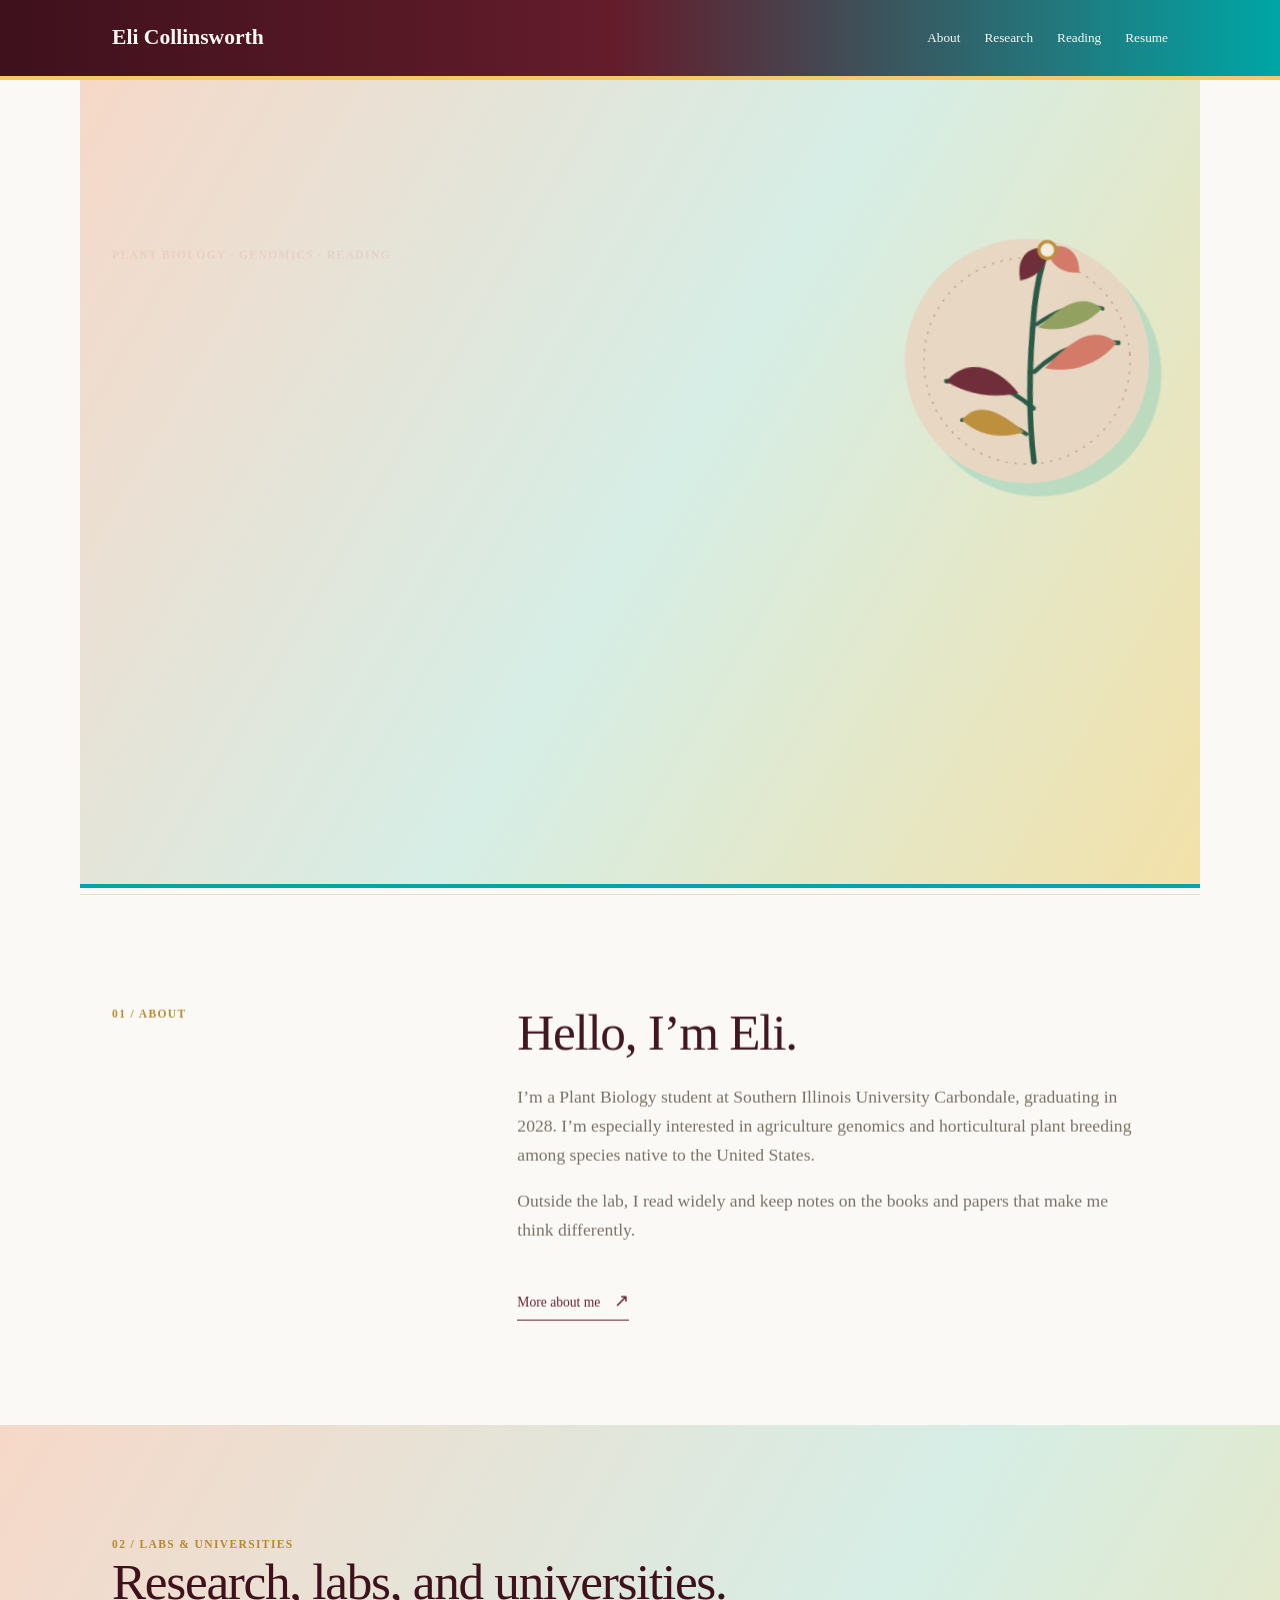
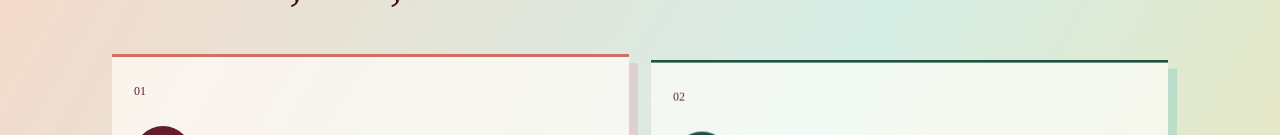
<file: index.html>
<!DOCTYPE html>
<html lang="en">
<head>
    <meta charset="UTF-8">
    <meta http-equiv="refresh" content="0; url=home/">
    <link rel="canonical" href="home/">
    <title>Home | Eli Collinsworth</title>
</head>
<body>
    <p><a href="home/">Enter Eli Collinsworth's website</a></p>
</body>
</html>
</file>
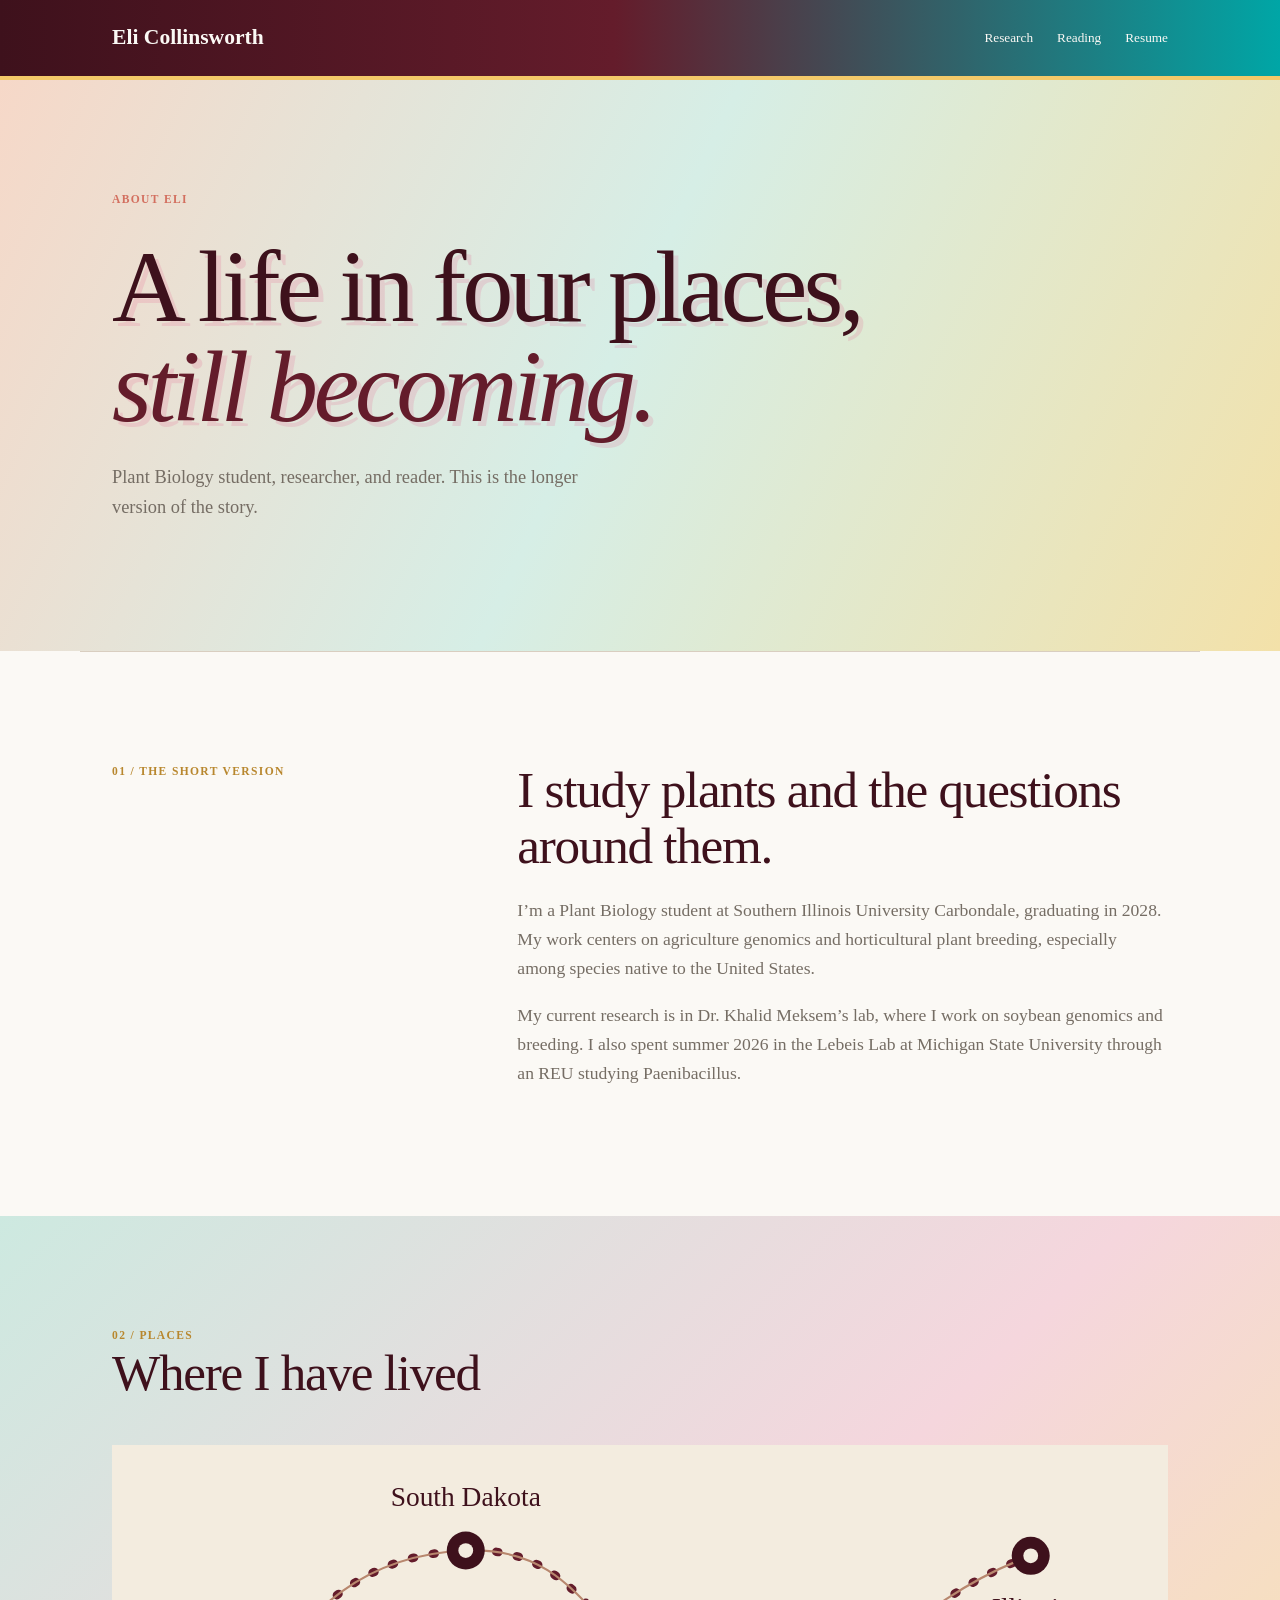
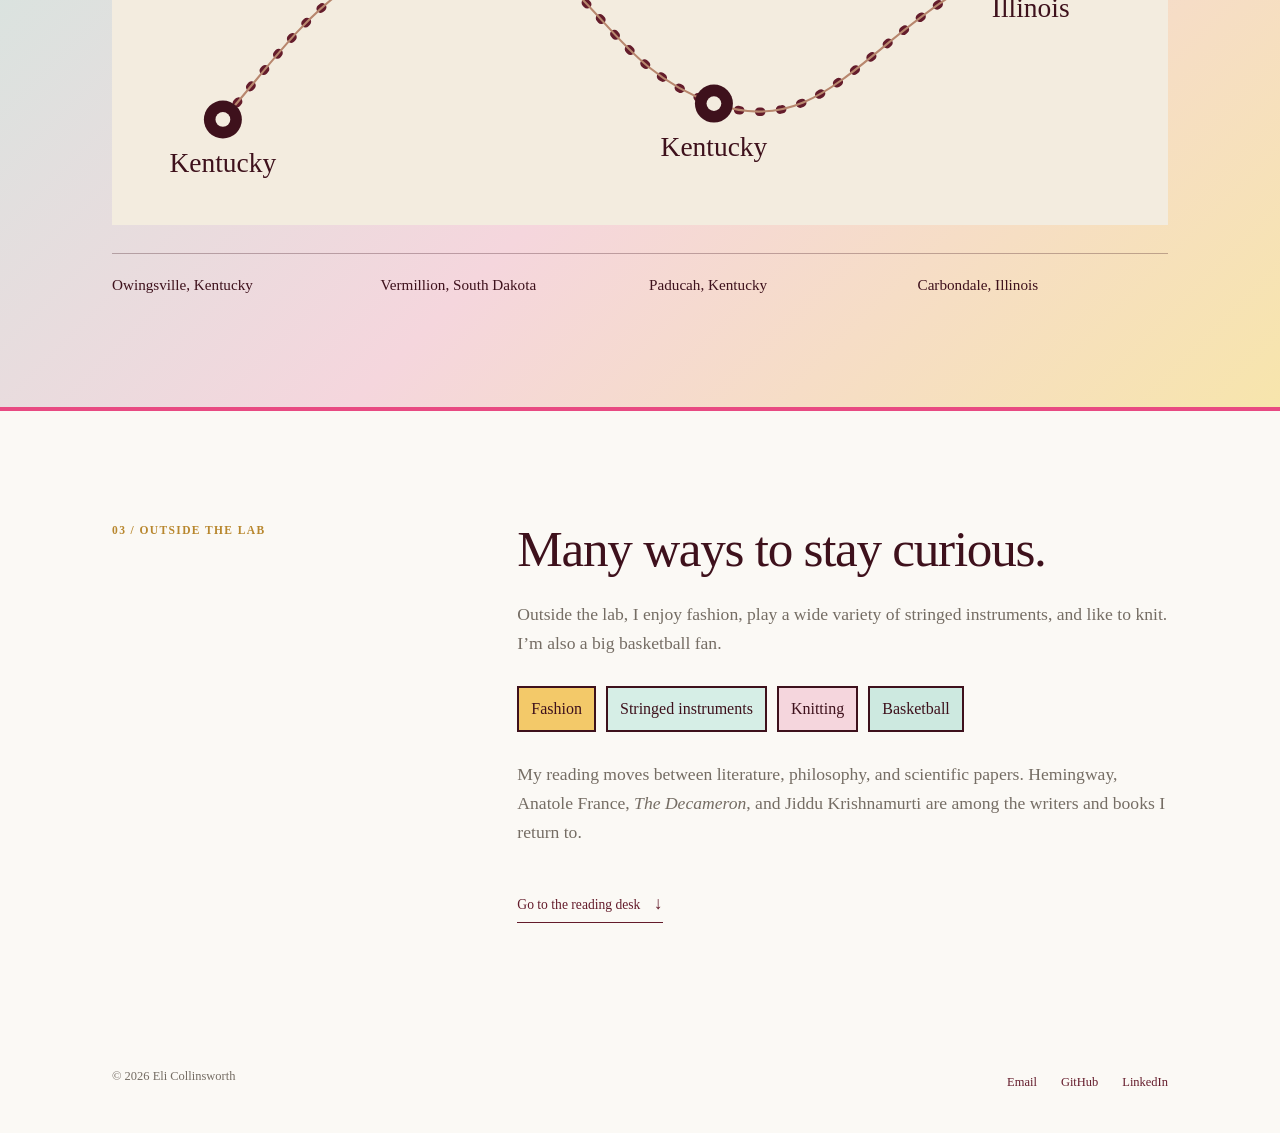
<file: about/index.html>
<!DOCTYPE html>
<html lang="en">
<head>
    <meta charset="UTF-8">
    <meta name="viewport" content="width=device-width, initial-scale=1.0">
    <meta name="description" content="About Eli Collinsworth: a Plant Biology student, researcher, and reader.">
    <title>About Eli Collinsworth</title>
    <link rel="stylesheet" href="../style.css?v=bio-page">
</head>
<body class="bio-page">
    <header class="site-header">
        <nav class="nav container" aria-label="Main navigation">
            <a class="wordmark" href="../home/">Eli Collinsworth</a>
            <div class="nav-links">
                <a href="../home/#research">Research</a>
                <a href="../home/#reading">Reading</a>
                <a href="../resume.pdf">Resume</a>
            </div>
        </nav>
    </header>

    <main>
        <section class="bio-hero section">
            <div class="container bio-hero-content">
                <p class="kicker">About Eli</p>
                <h1>A life in four places,<br><em>still becoming.</em></h1>
                <p class="hero-copy">Plant Biology student, researcher, and reader. This is the longer version of the story.</p>
            </div>
        </section>

        <section class="section container bio-grid">
            <p class="section-label">01 / The short version</p>
            <div>
                <h2>I study plants and the questions around them.</h2>
                <p>I’m a Plant Biology student at Southern Illinois University Carbondale, graduating in 2028. My work centers on agriculture genomics and horticultural plant breeding, especially among species native to the United States.</p>
                <p>My current research is in Dr. Khalid Meksem’s lab, where I work on soybean genomics and breeding. I also spent summer 2026 in the Lebeis Lab at Michigan State University through an REU studying Paenibacillus.</p>
            </div>
        </section>

        <section class="section journey-section bio-journey">
            <div class="container">
                <p class="section-label">02 / Places</p>
                <h2>Where I have lived</h2>
                <img class="journey-map" src="../journey.svg" alt="A route connecting Kentucky, South Dakota, Kentucky, and Illinois">
                <div class="place-list">
                    <span>Owingsville, Kentucky</span>
                    <span>Vermillion, South Dakota</span>
                    <span>Paducah, Kentucky</span>
                    <span>Carbondale, Illinois</span>
                </div>
            </div>
        </section>

        <section class="section container bio-grid bio-closing">
            <p class="section-label">03 / Outside the lab</p>
            <div>
                <h2>Many ways to stay curious.</h2>
                <p>Outside the lab, I enjoy fashion, play a wide variety of stringed instruments, and like to knit. I’m also a big basketball fan.</p>
                <div class="interest-list">
                    <span>Fashion</span>
                    <span>Stringed instruments</span>
                    <span>Knitting</span>
                    <span>Basketball</span>
                </div>
                <p>My reading moves between literature, philosophy, and scientific papers. Hemingway, Anatole France, <em>The Decameron</em>, and Jiddu Krishnamurti are among the writers and books I return to.</p>
                <a class="text-link" href="../home/#reading">Go to the reading desk <span aria-hidden="true">↓</span></a>
            </div>
        </section>
    </main>

    <footer class="footer container">
        <p>© 2026 Eli Collinsworth</p>
        <div class="footer-links">
            <a href="mailto:elimcollinsworth@gmail.com">Email</a>
            <a href="https://github.com/yeezet">GitHub</a>
            <a href="https://www.linkedin.com/in/eli-collinsworth-a28493210/">LinkedIn</a>
        </div>
    </footer>
    <script src="../scroll-animations.js?v=scroll-1"></script>
</body>
</html>
</file>
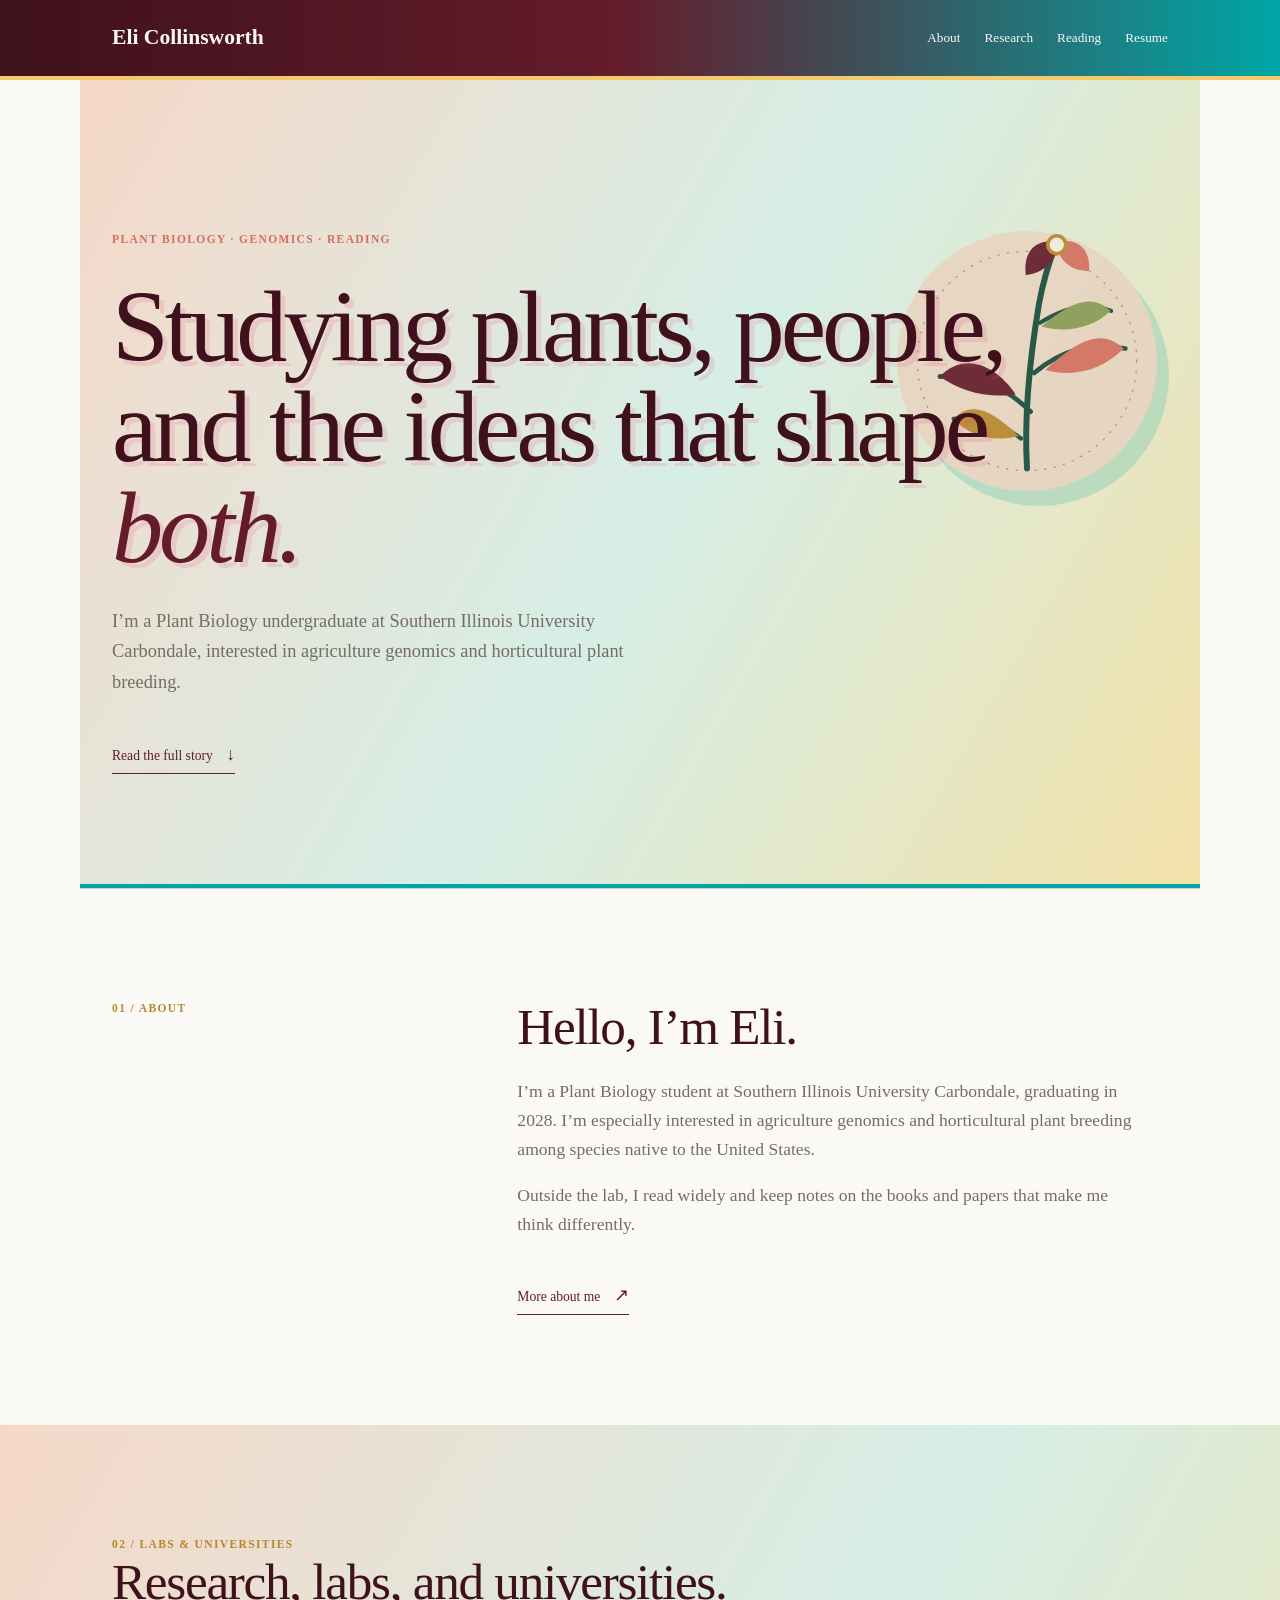
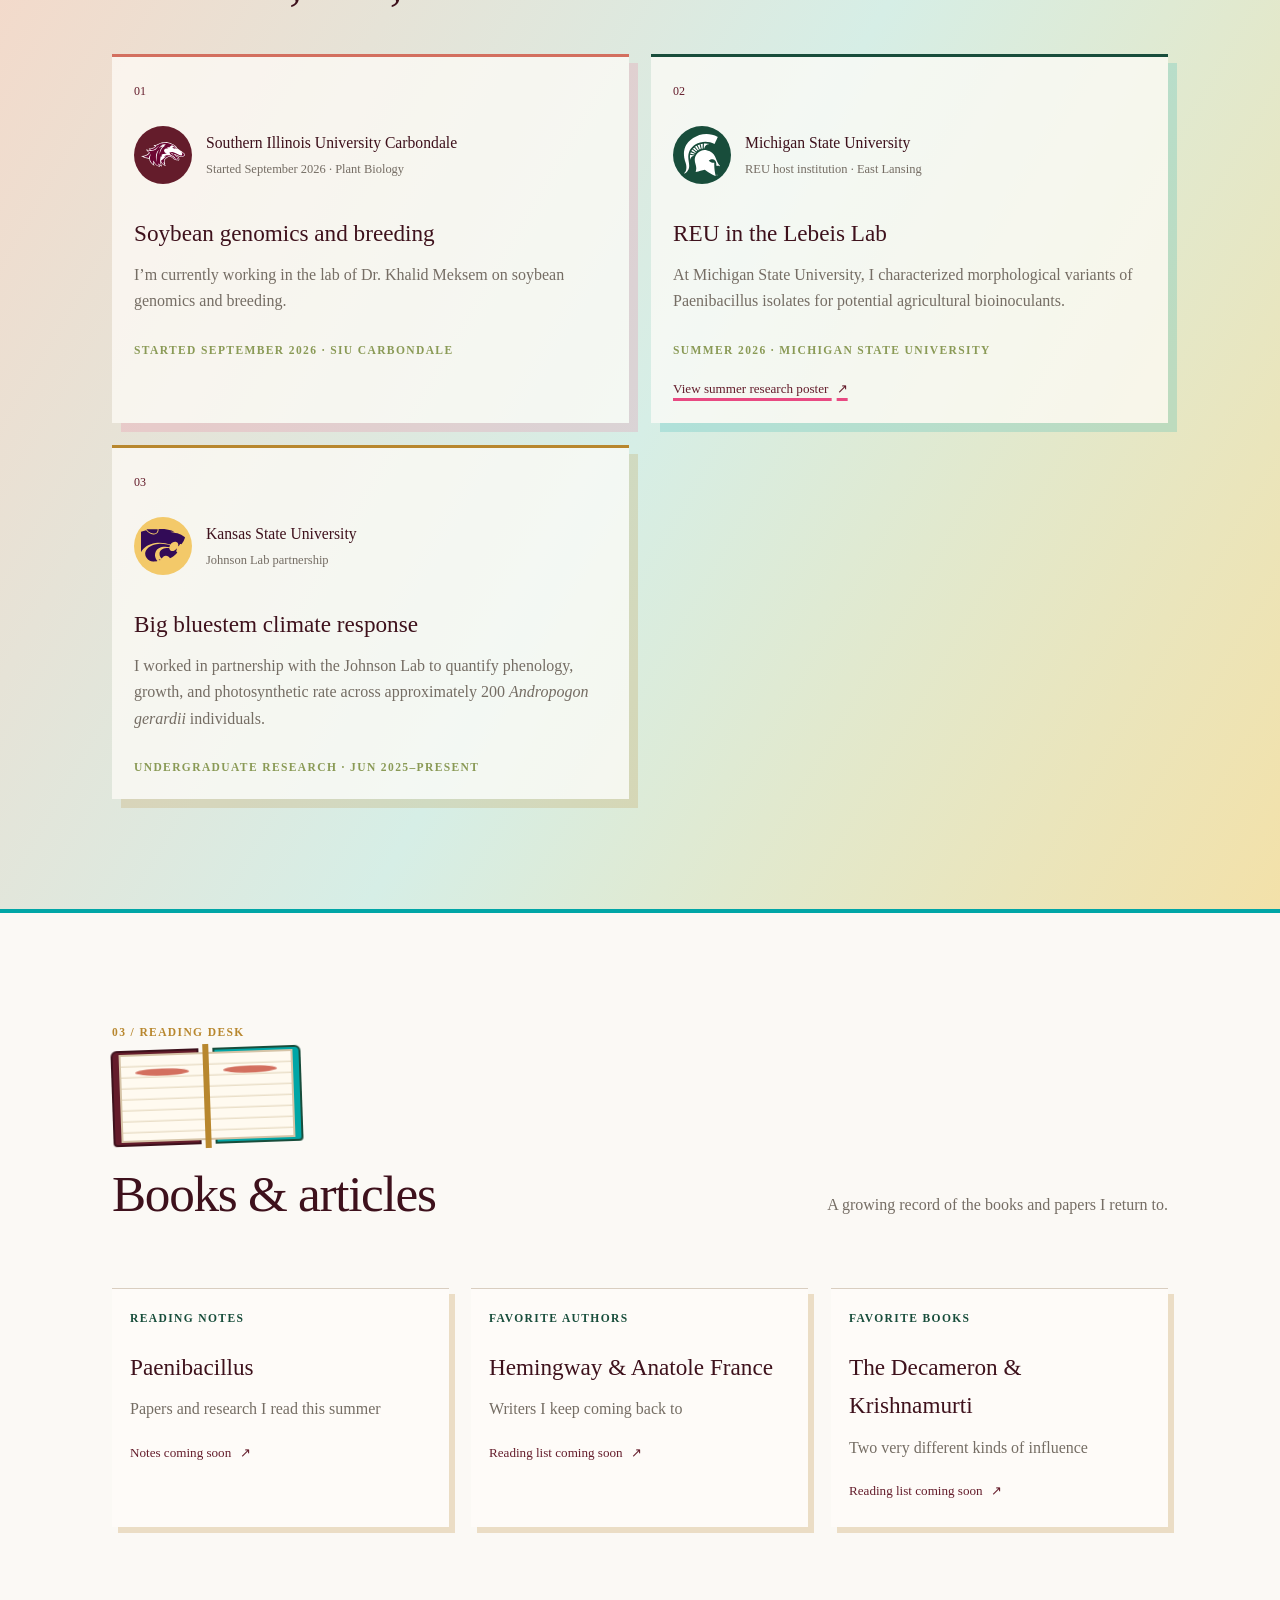
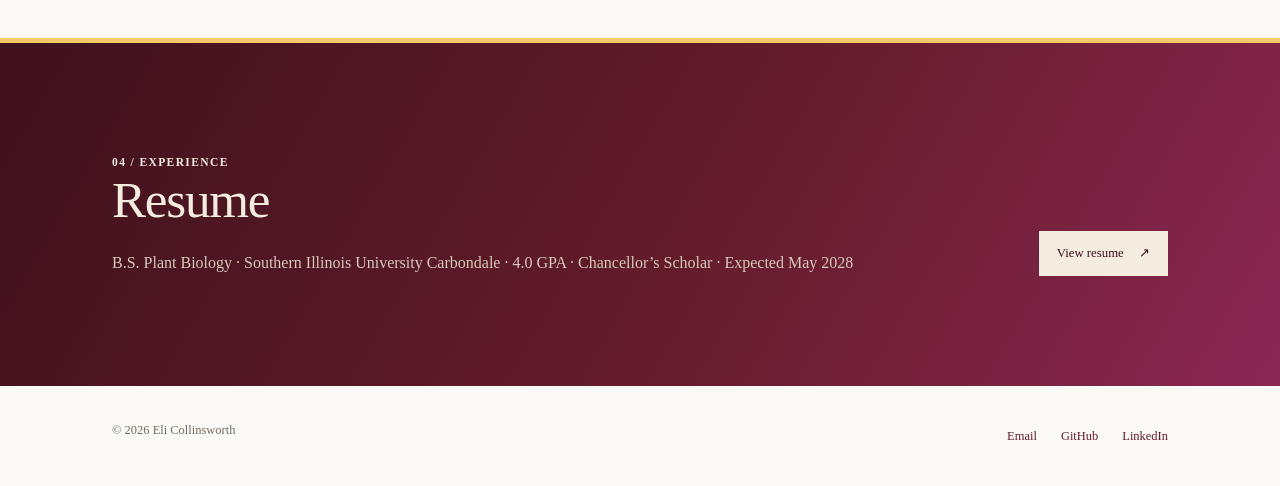
<file: home/index.html>
<!DOCTYPE html>
<html lang="en">
<head>
    <meta charset="UTF-8">
    <meta name="viewport" content="width=device-width, initial-scale=1.0">
    <meta name="description" content="The personal website of Eli Collinsworth, an undergraduate student and researcher.">
    <title>Home | Eli Collinsworth</title>
    <link rel="stylesheet" href="../style.css?v=book-open-8">
</head>
<body>
    <header class="site-header">
        <nav class="nav container" aria-label="Main navigation">
            <a class="wordmark" href="#top">Eli Collinsworth</a>
            <div class="nav-links">
                <a href="../about/">About</a>
                <a href="#research">Research</a>
                <a href="#reading">Reading</a>
                <a href="#resume">Resume</a>
            </div>
        </nav>
    </header>

    <main id="top">
        <section class="hero container">
            <p class="kicker">Plant Biology · Genomics · Reading</p>
            <h1>Studying plants, people, and the ideas that shape <em>both.</em></h1>
            <p class="hero-copy">I’m a Plant Biology undergraduate at Southern Illinois University Carbondale, interested in agriculture genomics and horticultural plant breeding.</p>
            <a class="text-link" href="../about/">Read the full story <span aria-hidden="true">↓</span></a>
            <img class="hero-botanical" src="../botanical.svg" alt="Abstract botanical illustration">
        </section>

        <section id="about" class="section container split-section">
            <p class="section-label">01 / About</p>
            <div>
                <h2>Hello, I’m Eli.</h2>
                <p>I’m a Plant Biology student at Southern Illinois University Carbondale, graduating in 2028. I’m especially interested in agriculture genomics and horticultural plant breeding among species native to the United States.</p>
                <p>Outside the lab, I read widely and keep notes on the books and papers that make me think differently.</p>
                <a class="text-link" href="../about/">More about me <span aria-hidden="true">↗</span></a>
            </div>
        </section>

        <section id="research" class="section section-tinted">
            <div class="container">
                <p class="section-label">02 / Labs & universities</p>
                <h2>Research, labs, and universities.</h2>
                <div class="project-grid">
                    <article class="project">
                        <span class="project-number">01</span>
                        <div class="project-affiliation">
                            <span class="project-mark saluki-mark"><img src="../saluki-dawg.svg" alt="Southern Illinois University Saluki logo"></span>
                            <span><strong>Southern Illinois University Carbondale</strong><small>Started September 2026 · Plant Biology</small></span>
                        </div>
                        <h3>Soybean genomics and breeding</h3>
                        <p>I’m currently working in the lab of Dr. Khalid Meksem on soybean genomics and breeding.</p>
                        <span class="project-meta">Started September 2026 · SIU Carbondale</span>
                    </article>
                    <article class="project">
                        <span class="project-number">02</span>
                        <div class="project-affiliation">
                            <span class="project-mark spartan-mark"><img src="../spartan-helmet.svg" alt="Michigan State University Spartan helmet logo"></span>
                            <span><strong>Michigan State University</strong><small>REU host institution · East Lansing</small></span>
                        </div>
                        <h3>REU in the Lebeis Lab</h3>
                        <p>At Michigan State University, I characterized morphological variants of Paenibacillus isolates for potential agricultural bioinoculants.</p>
                        <span class="project-meta">Summer 2026 · Michigan State University</span>
                        <a class="project-link" href="../poster.pdf">View summer research poster <span aria-hidden="true">↗</span></a>
                    </article>
                    <article class="project">
                        <span class="project-number">03</span>
                        <div class="project-affiliation">
                            <span class="project-mark prairie-mark"><img src="../kansas-state.svg" alt="Kansas State University Wildcat logo"></span>
                            <span><strong>Kansas State University</strong><small>Johnson Lab partnership</small></span>
                        </div>
                        <h3>Big bluestem climate response</h3>
                        <p>I worked in partnership with the Johnson Lab to quantify phenology, growth, and photosynthetic rate across approximately 200 <em>Andropogon gerardii</em> individuals.</p>
                        <span class="project-meta">Undergraduate research · Jun 2025–Present</span>
                    </article>
                </div>
            </div>
        </section>

        <section id="reading" class="section container">
            <p class="section-label">03 / Reading desk</p>
            <div class="reading-heading">
                <div>
                    <div class="book-opening" aria-hidden="true">
                        <span class="book-cover book-cover-left"></span>
                        <span class="book-page book-page-left"></span>
                        <span class="book-spine"></span>
                        <span class="book-page book-page-right"></span>
                        <span class="book-cover book-cover-right"></span>
                    </div>
                    <h2>Books & articles</h2>
                </div>
                <p>A growing record of the books and papers I return to.</p>
            </div>
            <div class="reading-list">
                <article class="reading-item">
                    <p class="reading-type">Reading notes</p>
                    <h3>Paenibacillus</h3>
                    <p>Papers and research I read this summer</p>
                    <a href="#">Notes coming soon <span aria-hidden="true">↗</span></a>
                </article>
                <article class="reading-item">
                    <p class="reading-type">Favorite authors</p>
                    <h3>Hemingway & Anatole France</h3>
                    <p>Writers I keep coming back to</p>
                    <a href="#">Reading list coming soon <span aria-hidden="true">↗</span></a>
                </article>
                <article class="reading-item">
                    <p class="reading-type">Favorite books</p>
                    <h3>The Decameron & Krishnamurti</h3>
                    <p>Two very different kinds of influence</p>
                    <a href="#">Reading list coming soon <span aria-hidden="true">↗</span></a>
                </article>
            </div>
        </section>

        <section id="resume" class="section resume-section">
            <div class="container resume-content">
                <div>
                    <p class="section-label">04 / Experience</p>
                    <h2>Resume</h2>
                    <p>B.S. Plant Biology · Southern Illinois University Carbondale · 4.0 GPA · Chancellor’s Scholar · Expected May 2028</p>
                </div>
                <a class="button" href="../resume.pdf">View resume <span aria-hidden="true">↗</span></a>
            </div>
        </section>
    </main>

    <footer class="footer container">
        <p>© 2026 Eli Collinsworth</p>
        <div class="footer-links">
            <a href="mailto:elimcollinsworth@gmail.com">Email</a>
            <a href="https://github.com/yeezet">GitHub</a>
            <a href="https://www.linkedin.com/in/eli-collinsworth-a28493210/">LinkedIn</a>
        </div>
    </footer>
    <script src="../scroll-animations.js?v=scroll-1"></script>
</body>
</html>
</file>
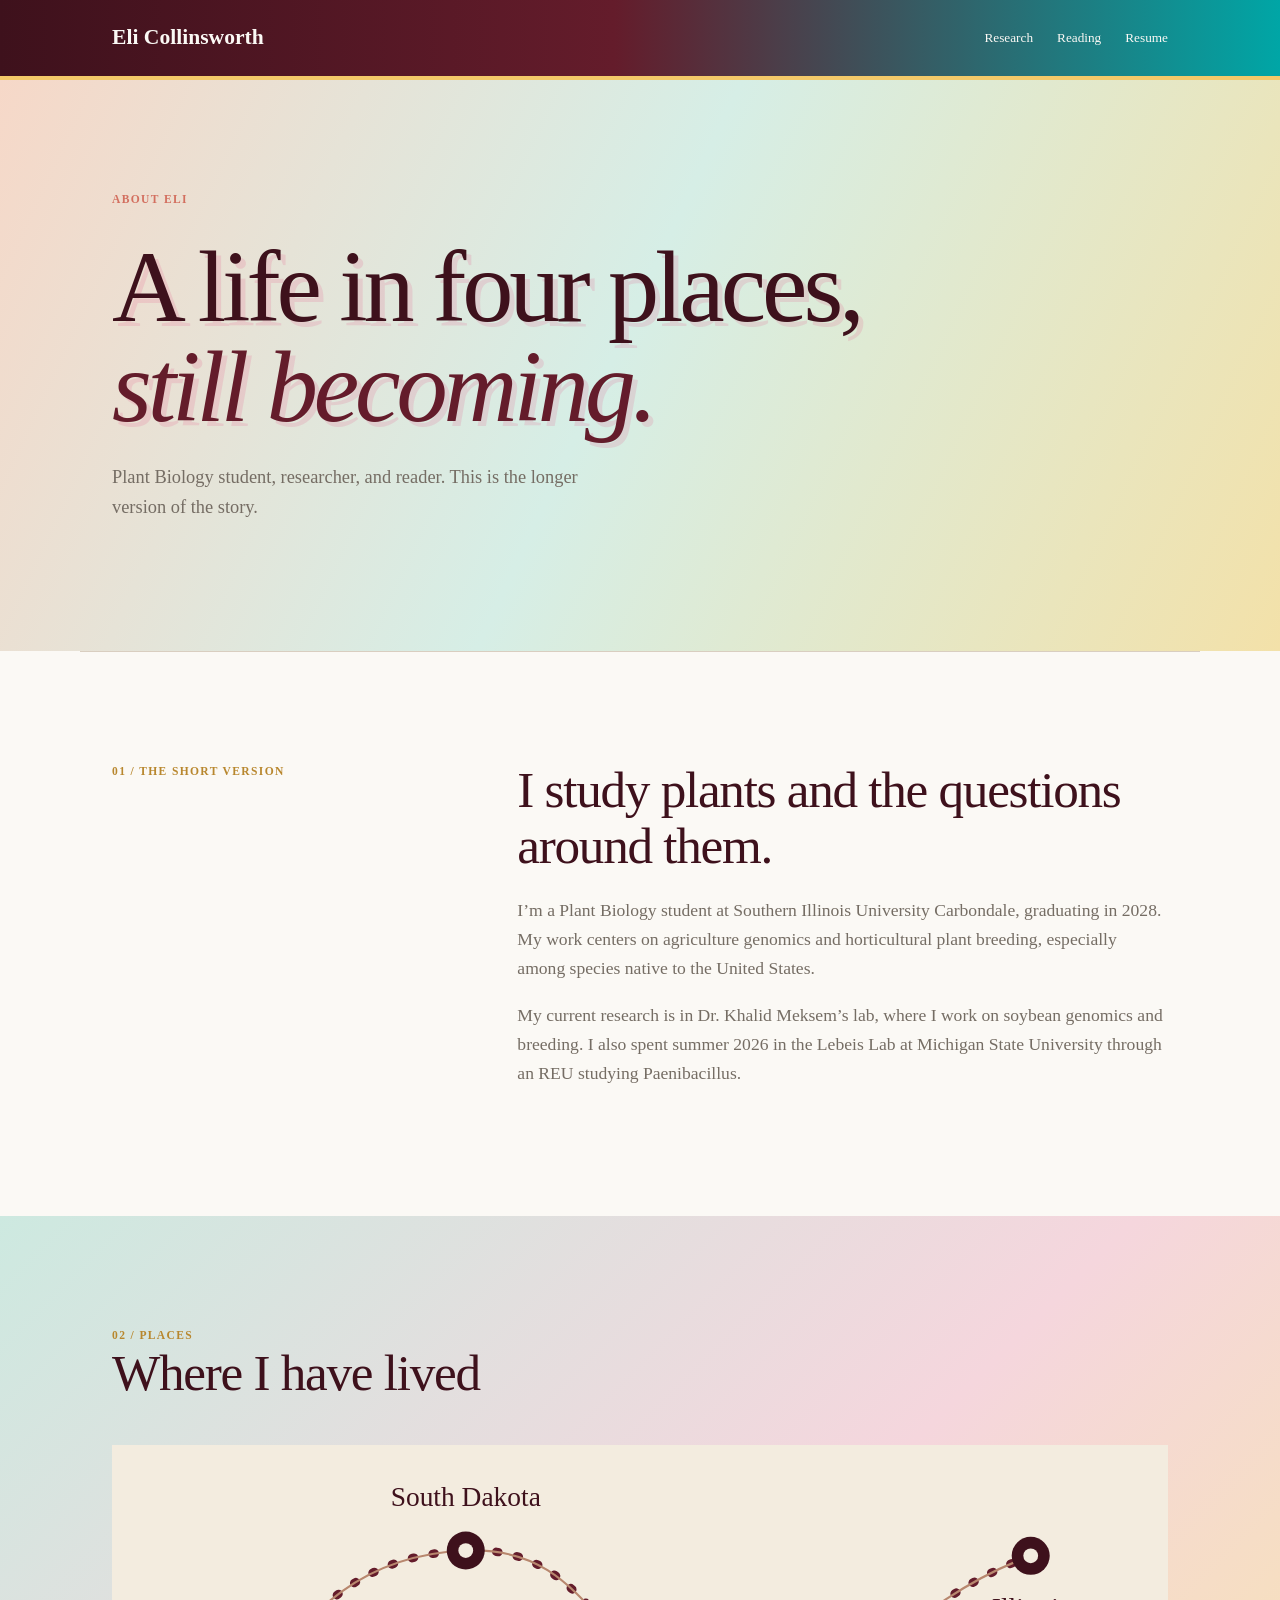
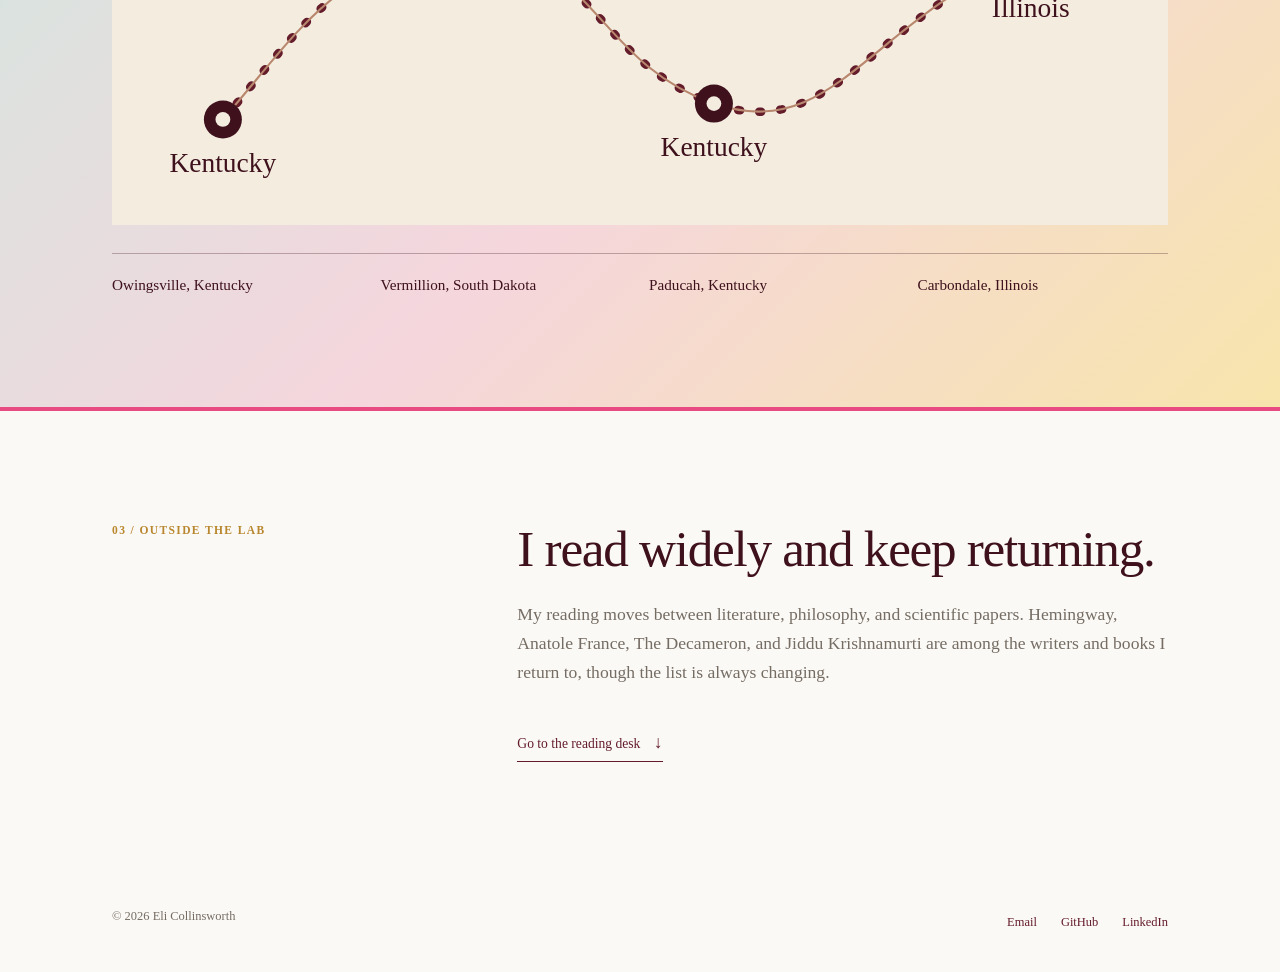
<file: about.html>
<!DOCTYPE html>
<html lang="en">
<head>
    <meta charset="UTF-8">
    <meta name="viewport" content="width=device-width, initial-scale=1.0">
    <meta name="description" content="About Eli Collinsworth: a Plant Biology student, researcher, and reader.">
    <title>About Eli Collinsworth</title>
    <link rel="stylesheet" href="style.css?v=bio-page">
</head>
<body class="bio-page">
    <header class="site-header">
        <nav class="nav container" aria-label="Main navigation">
            <a class="wordmark" href="index.html">Eli Collinsworth</a>
            <div class="nav-links">
                <a href="index.html#research">Research</a>
                <a href="index.html#reading">Reading</a>
                <a href="resume.pdf">Resume</a>
            </div>
        </nav>
    </header>

    <main>
        <section class="bio-hero section">
            <div class="container bio-hero-content">
                <p class="kicker">About Eli</p>
                <h1>A life in four places,<br><em>still becoming.</em></h1>
                <p class="hero-copy">Plant Biology student, researcher, and reader. This is the longer version of the story.</p>
            </div>
        </section>

        <section class="section container bio-grid">
            <p class="section-label">01 / The short version</p>
            <div>
                <h2>I study plants and the questions around them.</h2>
                <p>I’m a Plant Biology student at Southern Illinois University Carbondale, graduating in 2028. My work centers on agriculture genomics and horticultural plant breeding, especially among species native to the United States.</p>
                <p>My current research is in Dr. Khalid Meksem’s lab, where I work on soybean genomics and breeding. I also spent summer 2026 in the Lebeis Lab at Michigan State University through an REU studying Paenibacillus.</p>
            </div>
        </section>

        <section class="section journey-section bio-journey">
            <div class="container">
                <p class="section-label">02 / Places</p>
                <h2>Where I have lived</h2>
                <img class="journey-map" src="journey.svg" alt="A route connecting Kentucky, South Dakota, Kentucky, and Illinois">
                <div class="place-list">
                    <span>Owingsville, Kentucky</span>
                    <span>Vermillion, South Dakota</span>
                    <span>Paducah, Kentucky</span>
                    <span>Carbondale, Illinois</span>
                </div>
            </div>
        </section>

        <section class="section container bio-grid bio-closing">
            <p class="section-label">03 / Outside the lab</p>
            <div>
                <h2>I read widely and keep returning.</h2>
                <p>My reading moves between literature, philosophy, and scientific papers. Hemingway, Anatole France, The Decameron, and Jiddu Krishnamurti are among the writers and books I return to, though the list is always changing.</p>
                <a class="text-link" href="index.html#reading">Go to the reading desk <span aria-hidden="true">↓</span></a>
            </div>
        </section>
    </main>

    <footer class="footer container">
        <p>© 2026 Eli Collinsworth</p>
        <div class="footer-links">
            <a href="mailto:elimcollinsworth@gmail.com">Email</a>
            <a href="https://github.com/yeezet">GitHub</a>
            <a href="https://www.linkedin.com/in/eli-collinsworth-a28493210/">LinkedIn</a>
        </div>
    </footer>
    <script src="scroll-animations.js?v=scroll-1"></script>
</body>
</html>
</file>
<file: style.css>
:root {
    --maroon: #641c2b;
    --deep-maroon: #3e111c;
    --beige: #f3ecdf;
    --paper: #fbf9f5;
    --ink: #292421;
    --muted: #756d64;
    --line: #d9cec0;
    --leaf: #184d3b;
    --sage: #8a9a56;
    --coral: #d36f5f;
    --gold: #b8872e;
}

* {
    box-sizing: border-box;
}

html {
    scroll-behavior: smooth;
}

body {
    background: var(--paper);
    color: var(--ink);
    font-family: Georgia, "Times New Roman", serif;
    line-height: 1.65;
    margin: 0;
}

a {
    color: inherit;
    text-decoration: none;
}

.container {
    margin: 0 auto;
    max-width: 1120px;
    padding-left: 32px;
    padding-right: 32px;
}

:root {
    --electric: #00a6a6;
    --hot-pink: #e84a82;
    --sun: #f3c969;
}

.site-header {
    background: linear-gradient(90deg, var(--deep-maroon), var(--maroon) 48%, var(--electric));
    border-bottom: 4px solid var(--sun);
}

.nav {
    align-items: center;
    display: flex;
    justify-content: space-between;
    min-height: 76px;
}

.wordmark {
    color: var(--paper);
    font-size: 1.35rem;
    font-weight: bold;
}

.nav-links,
.footer-links {
    display: flex;
    color: var(--maroon);
    gap: 24px;
}

.nav-links {
    color: var(--paper);
}

.nav-links,
.footer,
.footer-links,
.button {
    font-family: Georgia, "Times New Roman", serif;
}

.nav-links {
    color: var(--paper);
    font-size: 0.83rem;
}

.nav-links a:hover,
.footer-links a:hover,
.text-link:hover,
.reading-item a:hover {
    color: var(--maroon);
}

.hero {
    min-height: 610px;
    overflow: hidden;
    position: relative;
    padding-bottom: 110px;
    padding-top: 150px;
    background: linear-gradient(120deg, #f6d8c8, #d6eee6 52%, #f3e1a9);
    border-bottom: 4px solid var(--electric);
}

.hero > *:not(.hero-botanical) {
    animation: rise-in 700ms both;
    position: relative;
    z-index: 1;
}

.hero > *:nth-child(2) {
    animation-delay: 90ms;
}

.hero > *:nth-child(3) {
    animation-delay: 180ms;
}

.hero > *:nth-child(4) {
    animation-delay: 270ms;
}

.hero-botanical {
    animation: botanical-sweep 10s ease-in-out infinite;
    filter: drop-shadow(12px 15px 0 rgba(0, 166, 166, 0.2));
    max-width: 310px;
    opacity: 0.92;
    position: absolute;
    right: 18px;
    top: 126px;
    width: 34vw;
}

.bio-hero {
    background: linear-gradient(115deg, #f6d8c8 0%, #d6eee6 48%, #f3e1a9 100%);
    min-height: 500px;
    overflow: hidden;
}

.bio-hero-content {
    position: relative;
}

.bio-hero h1 {
    margin-bottom: 24px;
}

.bio-grid {
    border-top: 1px solid var(--line);
    display: grid;
    gap: 80px;
    grid-template-columns: 1fr 2fr;
}

.bio-grid h2,
.bio-grid div {
    max-width: 680px;
}

.bio-grid div p {
    color: var(--muted);
    font-size: 1.1rem;
}

.bio-journey {
    background: linear-gradient(135deg, #cde9e0, #f5d6dd 55%, #f7e5ac);
}

.bio-journey h2 {
    margin-bottom: 0;
}

.place-list {
    border-top: 1px solid rgba(62, 17, 28, 0.3);
    display: grid;
    gap: 18px;
    grid-template-columns: repeat(4, 1fr);
    margin-top: 28px;
    padding-top: 18px;
}

.place-list span {
    color: var(--deep-maroon);
    font-size: 0.95rem;
}

.interest-list {
    display: flex;
    flex-wrap: wrap;
    gap: 10px;
    margin: 28px 0;
}

.interest-list span {
    background: var(--sun);
    border: 2px solid var(--deep-maroon);
    color: var(--deep-maroon);
    padding: 8px 12px;
}

.interest-list span:nth-child(2) {
    background: #d6eee6;
}

.interest-list span:nth-child(3) {
    background: #f5d6dd;
}

.interest-list span:nth-child(4) {
    background: #cde9e0;
}

.bio-closing {
    border-top: 0;
}

.kicker,
.section-label,
.reading-type,
.project-meta {
    color: var(--maroon);
    font-family: Georgia, "Times New Roman", serif;
    font-size: 0.72rem;
    font-weight: bold;
    letter-spacing: 0.12em;
    margin: 0;
    text-transform: uppercase;
}

.kicker { color: var(--coral); }
.section-label { color: var(--gold); }
.reading-type { color: var(--leaf); }
.project-meta { color: var(--sage); }

h1,
h2,
h3,
p {
    margin-top: 0;
}

h1 {
    color: var(--deep-maroon);
    font-size: clamp(3.2rem, 8vw, 7.4rem);
    font-weight: normal;
    letter-spacing: -0.04em;
    line-height: 0.98;
    margin: 28px 0;
    max-width: 900px;
    text-shadow: 5px 5px 0 rgba(232, 74, 130, 0.16);
}

h1 em {
    color: var(--maroon);
    font-style: italic;
}

.hero-copy {
    color: var(--muted);
    font-size: 1.15rem;
    max-width: 520px;
}

.text-link {
    border-bottom: 1px solid var(--maroon);
    color: var(--maroon);
    display: inline-block;
    font-family: Georgia, "Times New Roman", serif;
    font-size: 0.85rem;
    margin-top: 24px;
    padding-bottom: 4px;
}

.text-link span {
    font-size: 1.1rem;
    margin-left: 10px;
}

.section {
    padding-bottom: 110px;
    padding-top: 110px;
}

.split-section {
    border-top: 1px solid var(--line);
    display: grid;
    gap: 80px;
    grid-template-columns: 1fr 2fr;
}

h2 {
    color: var(--deep-maroon);
    font-size: clamp(2rem, 4vw, 3.2rem);
    font-weight: normal;
    letter-spacing: -0.025em;
    line-height: 1.1;
    margin-bottom: 22px;
}

.split-section div { max-width: 620px; }
.split-section div p { color: var(--muted); font-size: 1.1rem; }

.section-tinted {
    background: linear-gradient(120deg, #f6d8c8, #d6eee6 52%, #f3e1a9);
    border-bottom: 4px solid var(--electric);
}

.affiliations-section {
    background: #fff5cf;
    border-bottom: 4px solid var(--gold);
}

.affiliations-heading {
    align-items: end;
    display: flex;
    gap: 40px;
    justify-content: space-between;
}

.affiliations-heading h2 {
    margin-bottom: 0;
}

.affiliations-heading p {
    color: var(--muted);
    margin-bottom: 8px;
    max-width: 250px;
}

.affiliation-grid {
    display: grid;
    gap: 22px;
    grid-template-columns: repeat(2, 1fr);
    margin-top: 44px;
}

.affiliation {
    animation: rise-in 700ms both;
    background: #f7f0e8;
    border: 3px solid var(--deep-maroon);
    display: flex;
    flex-direction: column;
    justify-content: space-between;
    min-height: 190px;
    padding: 30px;
    box-shadow: 10px 10px 0 var(--sun);
    transition: border-color 160ms ease, transform 160ms ease;
}

.affiliation:hover {
    border-color: var(--maroon);
    transform: translateY(-3px);
}

.affiliation:nth-child(2) {
    animation-delay: 140ms;
    box-shadow: 10px 10px 0 var(--electric);
}

.affiliation-mark {
    align-items: center;
    display: flex;
    height: 104px;
    justify-content: center;
    margin: -30px -30px 24px;
    overflow: hidden;
    transition: filter 220ms ease, transform 220ms ease;
}

.affiliation:hover .affiliation-mark {
    filter: saturate(1.15);
    transform: scale(1.025);
}

.saluki-mark {
    background: var(--maroon);
}

.spartan-mark {
    background: var(--leaf);
}

.affiliation-mark img {
    display: block;
    max-height: 76px;
    max-width: 72%;
    object-fit: contain;
}

.affiliation strong {
    color: var(--deep-maroon);
    font-size: 1.22rem;
    font-weight: normal;
}

.affiliation span {
    color: var(--muted);
    font-family: Georgia, "Times New Roman", serif;
    font-size: 0.78rem;
    margin-top: 28px;
}

.journey-section {
    background: linear-gradient(135deg, #cde9e0, #f5d6dd 55%, #f7e5ac);
    border-bottom: 4px solid var(--hot-pink);
}

.journey-heading {
    align-items: end;
    display: flex;
    gap: 40px;
    justify-content: space-between;
}

.journey-heading h2 {
    margin-bottom: 0;
}

.journey-heading p {
    color: var(--muted);
    margin-bottom: 8px;
    max-width: 220px;
}

.journey-map {
    animation: float-gently 9s ease-in-out infinite;
    display: block;
    margin-top: 44px;
    width: 100%;
}

.project-grid,
.reading-list {
    display: grid;
    gap: 22px;
    grid-template-columns: repeat(2, 1fr);
    margin-top: 44px;
}

.project {
    border-top: 3px solid var(--coral);
    background: rgba(255, 253, 249, 0.72);
    box-shadow: 9px 9px 0 rgba(232, 74, 130, 0.16);
    padding: 20px 22px 22px;
}

.project:nth-child(2) {
    animation-delay: 120ms;
    border-color: var(--leaf);
    box-shadow: 9px 9px 0 rgba(0, 166, 166, 0.18);
}

.project:nth-child(3) {
    border-color: var(--gold);
    box-shadow: 9px 9px 0 rgba(184, 135, 46, 0.2);
}

.prairie-mark {
    background: #f3c969;
}

.prairie-mark img {
    max-height: 30px;
    max-width: 82%;
}

.project-affiliation {
    align-items: center;
    display: flex;
    gap: 14px;
    margin: 22px 0 30px;
}

.project-mark {
    align-items: center;
    border-radius: 50%;
    display: flex;
    flex: 0 0 58px;
    height: 58px;
    justify-content: center;
    overflow: hidden;
    transition: transform 220ms ease;
}

.project:hover .project-mark {
    transform: rotate(-8deg) scale(1.08);
}

.project-mark img {
    max-height: 42px;
    max-width: 76%;
}

.project-affiliation strong,
.project-affiliation small {
    display: block;
}

.project-affiliation strong {
    color: var(--deep-maroon);
    font-size: 0.98rem;
    font-weight: normal;
}

.project-affiliation small {
    color: var(--muted);
    font-size: 0.78rem;
    margin-top: 3px;
}

.project-number {
    color: var(--maroon);
    font-family: Georgia, "Times New Roman", serif;
    font-size: 0.75rem;
}

.project h3,
.reading-item h3 {
    color: var(--deep-maroon);
    font-size: 1.45rem;
    font-weight: normal;
    margin: 28px 0 10px;
}

.project p,
.reading-item > p:not(.reading-type) {
    color: var(--muted);
}

.project-meta {
    display: block;
    margin-top: 26px;
}

.project-link {
    color: var(--maroon);
    display: inline-block;
    font-family: Georgia, "Times New Roman", serif;
    font-size: 0.82rem;
    margin-top: 18px;
    text-decoration: underline;
    text-decoration-color: var(--hot-pink);
    text-decoration-thickness: 3px;
    text-underline-offset: 5px;
}

.project-link:hover {
    color: var(--deep-maroon);
}

.project-link span {
    margin-left: 5px;
}

.experience-section {
    background: linear-gradient(115deg, #f5d6dd, #f3e1a9 52%, #d6eee6);
    border-bottom: 4px solid var(--hot-pink);
}

.experience-grid {
    display: grid;
    gap: 70px;
    grid-template-columns: 1.5fr 1fr;
    margin-top: 44px;
}

.experience-list {
    border-top: 2px solid var(--deep-maroon);
}

.experience-list article {
    border-bottom: 1px solid rgba(62, 17, 28, 0.28);
    padding: 22px 0;
}

.experience-date {
    color: var(--coral);
    font-size: 0.78rem;
    letter-spacing: 0.08em;
    text-transform: uppercase;
}

.experience-list h3 {
    color: var(--deep-maroon);
    font-size: 1.25rem;
    font-weight: normal;
    margin: 8px 0;
}

.experience-list p {
    color: var(--muted);
    margin: 0;
}

.skills-panel {
    align-self: start;
    background: var(--deep-maroon);
    color: var(--beige);
    padding: 30px;
    transform: rotate(1.5deg);
}

.skills-panel h3 {
    color: var(--sun);
    font-size: 1.5rem;
    font-weight: normal;
    margin-bottom: 24px;
}

.skill-cloud {
    display: flex;
    flex-wrap: wrap;
    gap: 9px;
}

.skill-cloud span {
    border: 1px solid var(--coral);
    color: var(--paper);
    font-size: 0.82rem;
    padding: 7px 9px;
}

.reading-heading {
    align-items: end;
    display: flex;
    justify-content: space-between;
}

.book-opening {
    animation: book-settle 850ms cubic-bezier(0.2, 0.8, 0.25, 1) both;
    cursor: pointer;
    height: 108px;
    margin-bottom: 16px;
    position: relative;
    transform: rotate(-2deg);
    transition: transform 300ms ease, filter 300ms ease;
    width: 190px;
}

.book-cover {
    background: var(--maroon);
    border: 2px solid var(--deep-maroon);
    height: 96px;
    position: absolute;
    top: 6px;
    width: 88px;
    z-index: 1;
}

.book-cover::after {
    background: var(--sun);
    content: "";
    height: 3px;
    left: 14px;
    position: absolute;
    right: 14px;
    top: 22px;
}

.book-cover-left {
    border-radius: 6px 0 0 4px;
    left: 0;
}

.book-cover-right {
    background: var(--electric);
    border-color: var(--leaf);
    border-radius: 0 6px 4px 0;
    right: 0;
}

.book-page {
    background: repeating-linear-gradient(to bottom, #fffaf0 0 9px, #eadfc9 10px 11px);
    border: 2px solid #d6c4a7;
    height: 88px;
    position: absolute;
    top: 10px;
    transition: transform 300ms ease, box-shadow 300ms ease;
    width: 86px;
    z-index: 2;
}

.book-page::after {
    background: var(--coral);
    border-radius: 50%;
    content: "";
    height: 7px;
    left: 14px;
    position: absolute;
    right: 14px;
    top: 13px;
}

.book-page-left {
    left: 8px;
}

.book-page-right {
    right: 8px;
}

.book-spine {
    background: var(--gold);
    height: 104px;
    left: 92px;
    position: absolute;
    top: 2px;
    width: 6px;
    z-index: 4;
}

.book-opening:hover {
    filter: drop-shadow(8px 10px 0 rgba(0, 166, 166, 0.3));
    transform: translateY(-6px) rotate(-2deg) scale(1.04);
}

.book-opening:hover .book-page-left {
    box-shadow: -8px 8px 0 rgba(232, 74, 130, 0.22);
    transform: translateY(-8px) rotate(-3deg);
}

.book-opening:hover .book-page-right {
    box-shadow: 8px 8px 0 rgba(0, 166, 166, 0.22);
    transform: translateY(-8px) rotate(3deg);
}

#reading.is-visible .reading-item {
    animation: page-unfold 700ms cubic-bezier(0.2, 0.8, 0.25, 1) both;
}

#reading.is-visible .reading-item:nth-child(2) {
    animation-delay: 140ms;
}

#reading.is-visible .reading-item:nth-child(3) {
    animation-delay: 280ms;
}

.reading-heading p {
    color: var(--muted);
    margin-bottom: 26px;
}

.reading-list {
    grid-template-columns: repeat(3, 1fr);
}

.reading-item {
    background: rgba(255, 253, 249, 0.7);
    border-top: 1px solid var(--line);
    box-shadow: 6px 6px 0 rgba(184, 135, 46, 0.24);
    padding: 20px 18px 24px;
}

.reading-item:nth-child(2) {
    animation-delay: 100ms;
}

.reading-item:nth-child(3) {
    animation-delay: 200ms;
}

.reading-item h3 {
    margin-top: 20px;
}

.reading-item a {
    color: var(--maroon);
    font-family: Georgia, "Times New Roman", serif;
    font-size: 0.82rem;
}

.reading-item a span {
    margin-left: 5px;
}

.resume-section {
    background: linear-gradient(120deg, var(--deep-maroon), var(--maroon) 55%, #8b2752);
    border-top: 5px solid var(--sun);
    color: white;
}

.resume-content {
    align-items: end;
    display: flex;
    justify-content: space-between;
}

.resume-section h2,
.resume-section .section-label {
    color: var(--beige);
}

.resume-section p:not(.section-label) {
    color: #d8c9bb;
    margin-bottom: 0;
}

.button {
    background: var(--beige);
    color: var(--deep-maroon);
    display: inline-block;
    font-size: 0.8rem;
    padding: 12px 18px;
    white-space: nowrap;
}

.button:hover {
    background: white;
}

.button span {
    margin-left: 12px;
}

.footer {
    align-items: center;
    color: var(--muted);
    display: flex;
    font-size: 0.78rem;
    justify-content: space-between;
    min-height: 100px;
}

.scroll-reveal {
    opacity: 0;
    transform: translateY(34px);
    transition: opacity 760ms ease var(--reveal-delay, 0ms), transform 760ms cubic-bezier(0.2, 0.75, 0.25, 1) var(--reveal-delay, 0ms);
}

.scroll-reveal.is-visible {
    opacity: 1;
    transform: translateY(0);
}

@keyframes rise-in {
    from {
        opacity: 0;
        transform: translateY(18px);
    }
    to {
        opacity: 1;
        transform: translateY(0);
    }
}

@keyframes float-gently {
    0%, 100% {
        transform: translateY(0) rotate(0deg);
    }
    50% {
        transform: translateY(-8px) rotate(1deg);
    }
}

@keyframes botanical-sweep {
    0%, 100% {
        transform: translate3d(0, 0, 0) rotate(-4deg) scale(0.94);
    }
    25% {
        transform: translate3d(-18px, -16px, 0) rotate(5deg) scale(1.02);
    }
    50% {
        transform: translate3d(12px, -30px, 0) rotate(-2deg) scale(1.08);
    }
    75% {
        transform: translate3d(28px, -8px, 0) rotate(7deg) scale(0.98);
    }
}

@keyframes book-settle {
    from {
        opacity: 0;
        transform: translateY(16px) rotate(-12deg) scale(0.8);
    }
    to {
        opacity: 1;
        transform: translateY(0) rotate(-2deg) scale(1);
    }
}

@keyframes page-unfold {
    from {
        opacity: 0;
        transform: rotateX(-18deg) translateY(22px);
        transform-origin: top center;
    }
    to {
        opacity: 1;
        transform: rotateX(0) translateY(0);
    }
}

@media (prefers-reduced-motion: reduce) {
    *,
    *::before,
    *::after {
        animation-duration: 0.01ms !important;
        animation-iteration-count: 1 !important;
        scroll-behavior: auto !important;
    }
}

@media (max-width: 700px) {
    .container {
        padding-left: 22px;
        padding-right: 22px;
    }

    .nav-links {
        display: none;
    }

    .hero {
        min-height: 550px;
        padding-bottom: 80px;
        padding-top: 110px;
    }

    .hero-botanical {
        bottom: 14px;
        max-width: 190px;
        opacity: 0.7;
        right: -30px;
        top: auto;
        width: 46vw;
    }

    .split-section,
    .project-grid,
    .reading-list {
        gap: 42px;
        grid-template-columns: 1fr;
    }

    .split-section {
        padding-top: 75px;
    }

    .section {
        padding-bottom: 75px;
        padding-top: 75px;
    }

    .reading-heading,
    .journey-heading,
    .affiliations-heading,
    .resume-content,
    .footer {
        align-items: flex-start;
        flex-direction: column;
        gap: 24px;
    }

    .footer {
        justify-content: center;
    }

    .bio-grid,
    .place-list {
        gap: 42px;
        grid-template-columns: 1fr;
    }

    .experience-grid {
        gap: 42px;
        grid-template-columns: 1fr;
    }

    .affiliation-grid {
        grid-template-columns: 1fr;
    }
}
</file>
